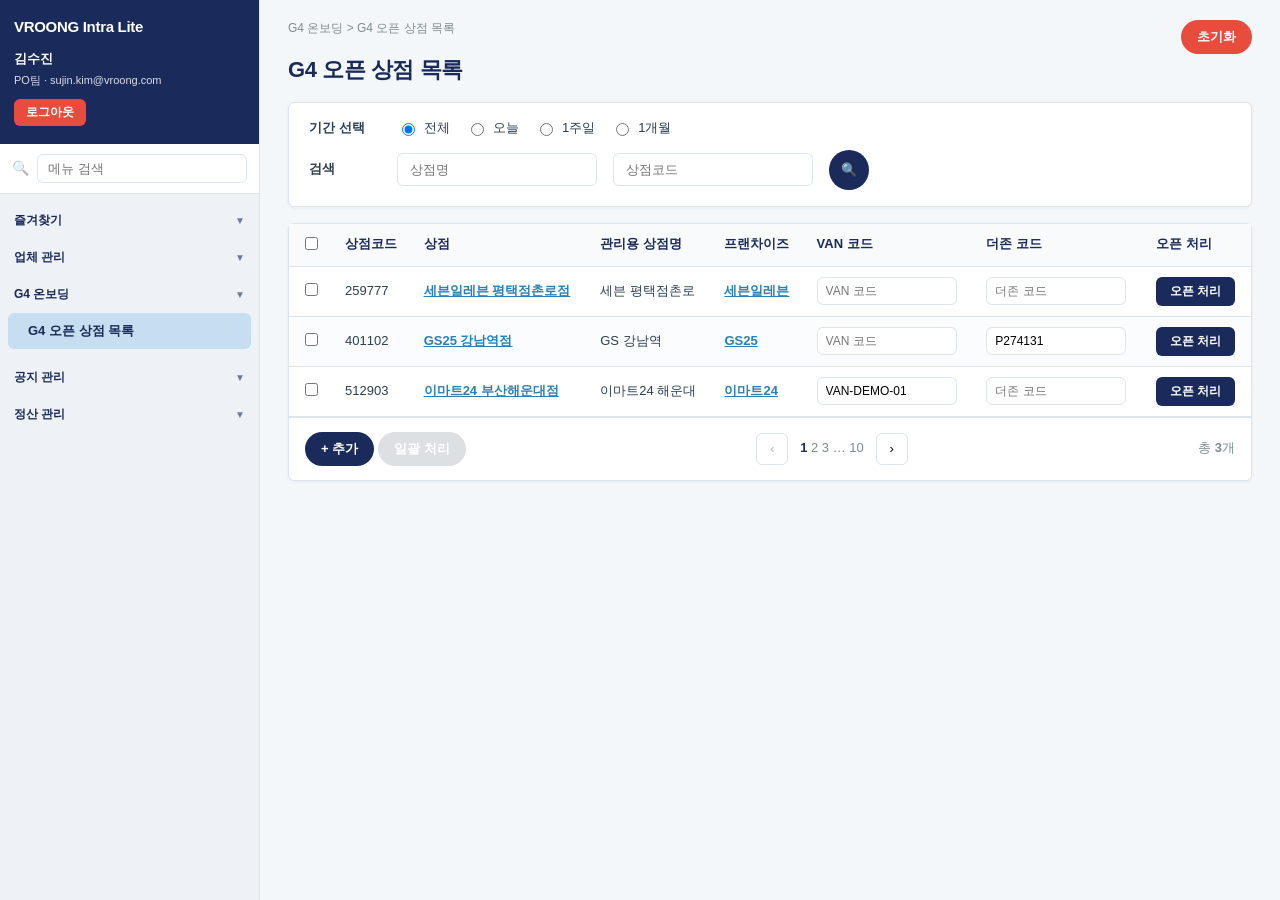
<file: index.html>
<!DOCTYPE html>
<html lang="ko">
<head>
  <meta charset="UTF-8" />
  <meta name="viewport" content="width=device-width, initial-scale=1.0" />
  <title>VROONG Intra Lite — 목업</title>
  <link rel="stylesheet" href="styles.css" />
</head>
<body>
  <div class="app">
    <aside class="sidebar">
      <div class="sidebar__brand">
        <div class="sidebar__logo">VROONG Intra Lite</div>
        <div class="sidebar__user">
          <div class="sidebar__user-name">김수진</div>
          <div class="sidebar__user-meta">PO팀 · sujin.kim@vroong.com</div>
          <button type="button" class="btn btn--danger btn--sm">로그아웃</button>
        </div>
      </div>
      <div class="sidebar__search">
        <span class="sidebar__search-icon" aria-hidden="true">🔍</span>
        <input type="search" placeholder="메뉴 검색" class="sidebar__search-input" />
      </div>
      <nav class="nav">
        <div class="nav__group">
          <button type="button" class="nav__group-title" data-toggle="fav">즐겨찾기 <span class="chev">▼</span></button>
          <ul class="nav__list" id="nav-fav">
            <li><a href="#" class="nav__link">계약 관리</a></li>
          </ul>
        </div>
        <div class="nav__group">
          <button type="button" class="nav__group-title" data-toggle="company">업체 관리 <span class="chev">▼</span></button>
          <ul class="nav__list" id="nav-company">
            <li><a href="#/store-management" class="nav__link" data-nav="store-mgmt">상점 관리</a></li>
            <li><a href="#" class="nav__link">대량 상점 관리</a></li>
            <li><a href="#" class="nav__link">상점 문의 대리 접수</a></li>
          </ul>
        </div>
        <div class="nav__group nav__group--open">
          <button type="button" class="nav__group-title nav__group-title--active" data-toggle="g4">G4 온보딩 <span class="chev">▼</span></button>
          <ul class="nav__list" id="nav-g4">
            <li><a href="#/g4-open-stores" class="nav__link nav__link--active" data-nav="g4-list">G4 오픈 상점 목록</a></li>
          </ul>
        </div>
        <div class="nav__group">
          <button type="button" class="nav__group-title" data-toggle="notice">공지 관리 <span class="chev">▼</span></button>
          <ul class="nav__list" id="nav-notice">
            <li><a href="#" class="nav__link">상점 공지 관리</a></li>
          </ul>
        </div>
        <div class="nav__group">
          <button type="button" class="nav__group-title" data-toggle="settle">정산 관리 <span class="chev">▼</span></button>
          <ul class="nav__list" id="nav-settle">
            <li><a href="#" class="nav__link">상점별 회비 조회</a></li>
          </ul>
        </div>
      </nav>
    </aside>

    <main class="main">
      <!-- G4 오픈 상점 목록 -->
      <section id="view-g4-open-stores" class="view view--hidden">
        <header class="page-head">
          <div class="page-head__top">
            <div class="breadcrumbs">G4 온보딩 &gt; G4 오픈 상점 목록</div>
            <button type="button" class="btn btn--danger btn--pill">초기화</button>
          </div>
          <h1 class="page-title">G4 오픈 상점 목록</h1>
        </header>

        <div class="card card--filters">
          <div class="filter-row">
            <span class="filter-label">기간 선택</span>
            <label class="radio"><input type="radio" name="period" checked /> 전체</label>
            <label class="radio"><input type="radio" name="period" /> 오늘</label>
            <label class="radio"><input type="radio" name="period" /> 1주일</label>
            <label class="radio"><input type="radio" name="period" /> 1개월</label>
          </div>
          <div class="filter-row">
            <span class="filter-label">검색</span>
            <input type="text" class="input input--md" placeholder="상점명" />
            <input type="text" class="input input--md" placeholder="상점코드" />
            <button type="button" class="btn btn--primary btn--icon" title="검색">🔍</button>
          </div>
        </div>

        <div class="card card--table">
          <div class="table-wrap">
            <table class="data-table">
              <thead>
                <tr>
                  <th class="th-check"><input type="checkbox" aria-label="전체 선택" /></th>
                  <th>상점코드</th>
                  <th>상점</th>
                  <th>관리용 상점명</th>
                  <th>프랜차이즈</th>
                  <th>VAN 코드</th>
                  <th>더존 코드</th>
                  <th>오픈 처리</th>
                </tr>
              </thead>
              <tbody id="g4-store-tbody"></tbody>
            </table>
          </div>
          <footer class="table-foot">
            <div class="table-foot__left">
              <button type="button" class="btn btn--primary btn--pill">+ 추가</button>
              <button type="button" class="btn btn--muted btn--pill" disabled>일괄 처리</button>
            </div>
            <div class="table-foot__center pagination">
              <button type="button" class="pagination__btn" disabled>‹</button>
              <span class="pagination__nums"><strong>1</strong> 2 3 … 10</span>
              <button type="button" class="pagination__btn">›</button>
            </div>
            <div class="table-foot__right muted">총 <strong id="g4-total">3</strong>개</div>
          </footer>
        </div>
      </section>

      <!-- 상점 조회 (상세) -->
      <section id="view-store-detail" class="view view--hidden">
        <header class="page-head page-head--detail">
          <div class="page-head__top">
            <div class="breadcrumbs" id="detail-breadcrumb">G4 온보딩 &gt; G4 오픈 상점 목록 &gt; 상점 조회</div>
            <div class="page-head__meta muted">
              <span>등록 2025-11-02 14:22</span>
              <span>최종 수정 2026-04-01 09:15</span>
            </div>
          </div>
          <h1 class="page-title" id="detail-title">상점 조회</h1>
        </header>

        <div class="detail-layout">
          <nav class="v-tabs" aria-label="상점 정보 섹션">
            <button type="button" class="v-tabs__item v-tabs__item--active">기본 정보 <span class="v-tabs__arrow">›</span></button>
            <button type="button" class="v-tabs__item" disabled>정산 정보</button>
            <button type="button" class="v-tabs__item" disabled>요금 정보</button>
            <button type="button" class="v-tabs__item" disabled>판매 권역 정보</button>
            <button type="button" class="v-tabs__item" disabled>할증 정보</button>
            <button type="button" class="v-tabs__item" disabled>프렌즈 할증 정보</button>
          </nav>
          <div class="detail-pane">
            <div class="form-section">
              <h2 class="form-section__title">상점 정보</h2>
              <div class="form-grid">
                <label class="field">
                  <span class="field__label"><span class="req">●</span> 상점명</span>
                  <input type="text" class="input" id="f-store-name" />
                  <span class="field__hint">고객에게 노출되는 상점명입니다.</span>
                </label>
                <label class="field">
                  <span class="field__label"><span class="req">●</span> 관리용 상점명</span>
                  <input type="text" class="input" id="f-mgmt-name" />
                </label>
                <label class="field">
                  <span class="field__label"><span class="req">●</span> 상점 전화번호</span>
                  <input type="text" class="input" id="f-phone" placeholder="02-0000-0000" />
                </label>
                <label class="field">
                  <span class="field__label">더존코드</span>
                  <input type="text" class="input" id="f-douzone" placeholder="예: P274131" />
                </label>
                <label class="field">
                  <span class="field__label">VAN 코드</span>
                  <input type="text" class="input" id="f-van" placeholder="VAN 연동 코드" />
                </label>
                <label class="field">
                  <span class="field__label">카드 수수료율(%)</span>
                  <input type="text" class="input" id="f-fee" value="2.5" />
                </label>
              </div>
            </div>
            <div class="form-section">
              <h2 class="form-section__title">상점 운영상태</h2>
              <div class="form-grid form-grid--2">
                <label class="field">
                  <span class="field__label">개점일</span>
                  <input type="date" class="input" id="f-open-date" />
                </label>
                <label class="field">
                  <span class="field__label">폐점일</span>
                  <input type="date" class="input" id="f-close-date" />
                </label>
              </div>
            </div>
            <div class="form-actions">
              <button type="button" class="btn btn--primary">상점 기본 정보 저장</button>
            </div>
            <div class="detail-foot">
              <button type="button" class="btn btn--ghost">운영상태 변경(휴점)</button>
              <button type="button" class="btn btn--ghost">유사 상점 등록</button>
              <button type="button" class="btn btn--ghost" id="btn-back-list">목록으로</button>
            </div>
          </div>
        </div>
      </section>

      <!-- 참고: 상점 관리 (기존 톤) -->
      <section id="view-store-management" class="view view--hidden">
        <header class="page-head">
          <div class="page-head__top">
            <div class="breadcrumbs">업체 관리 &gt; 상점 관리</div>
            <button type="button" class="btn btn--danger btn--pill">초기화</button>
          </div>
          <h1 class="page-title">상점 관리</h1>
          <div class="tabs">
            <button type="button" class="tabs__item tabs__item--active">상점 목록</button>
            <button type="button" class="tabs__item">수정 예약 목록</button>
          </div>
        </header>
        <div class="card card--filters muted" style="padding: 2rem; text-align: center;">
          참고용 목업입니다. 실제 필터는 생략했습니다.
        </div>
        <div class="card card--table">
          <p class="muted" style="padding: 1rem 1.25rem; margin: 0;">좌측에서 <strong>G4 오픈 상점 목록</strong>을 선택하면 신규 플로우를 확인할 수 있습니다.</p>
        </div>
      </section>
    </main>
  </div>
  <div id="toast" class="toast toast--hidden" role="status"></div>
  <script src="app.js"></script>
</body>
</html>
</file>
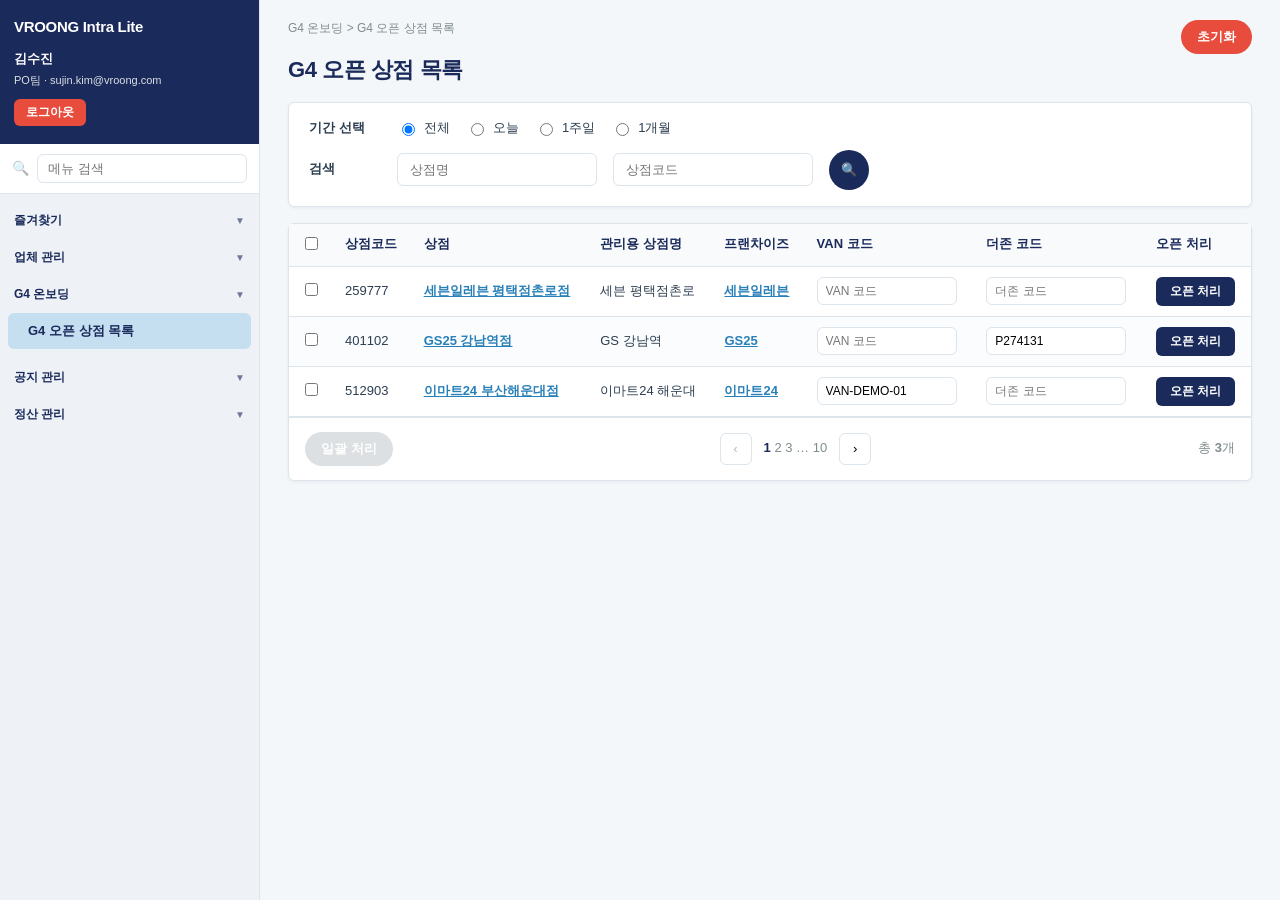
<file: docs/index.html>
<!DOCTYPE html>
<html lang="ko">
<head>
  <meta charset="UTF-8" />
  <meta name="viewport" content="width=device-width, initial-scale=1.0" />
  <title>VROONG Intra Lite — 목업</title>
  <link rel="stylesheet" href="styles.css" />
</head>
<body>
  <div class="app">
    <aside class="sidebar">
      <div class="sidebar__brand">
        <div class="sidebar__logo">VROONG Intra Lite</div>
        <div class="sidebar__user">
          <div class="sidebar__user-name">김수진</div>
          <div class="sidebar__user-meta">PO팀 · sujin.kim@vroong.com</div>
          <button type="button" class="btn btn--danger btn--sm">로그아웃</button>
        </div>
      </div>
      <div class="sidebar__search">
        <span class="sidebar__search-icon" aria-hidden="true">🔍</span>
        <input type="search" placeholder="메뉴 검색" class="sidebar__search-input" />
      </div>
      <nav class="nav">
        <div class="nav__group">
          <button type="button" class="nav__group-title" data-toggle="fav">즐겨찾기 <span class="chev">▼</span></button>
          <ul class="nav__list" id="nav-fav">
            <li><a href="#" class="nav__link">계약 관리</a></li>
          </ul>
        </div>
        <div class="nav__group">
          <button type="button" class="nav__group-title" data-toggle="company">업체 관리 <span class="chev">▼</span></button>
          <ul class="nav__list" id="nav-company">
            <li><a href="#/store-management" class="nav__link" data-nav="store-mgmt">상점 관리</a></li>
            <li><a href="#" class="nav__link">대량 상점 관리</a></li>
            <li><a href="#" class="nav__link">상점 문의 대리 접수</a></li>
          </ul>
        </div>
        <div class="nav__group nav__group--open">
          <button type="button" class="nav__group-title nav__group-title--active" data-toggle="g4">G4 온보딩 <span class="chev">▼</span></button>
          <ul class="nav__list" id="nav-g4">
            <li><a href="#/g4-open-stores" class="nav__link nav__link--active" data-nav="g4-list">G4 오픈 상점 목록</a></li>
          </ul>
        </div>
        <div class="nav__group">
          <button type="button" class="nav__group-title" data-toggle="notice">공지 관리 <span class="chev">▼</span></button>
          <ul class="nav__list" id="nav-notice">
            <li><a href="#" class="nav__link">상점 공지 관리</a></li>
          </ul>
        </div>
        <div class="nav__group">
          <button type="button" class="nav__group-title" data-toggle="settle">정산 관리 <span class="chev">▼</span></button>
          <ul class="nav__list" id="nav-settle">
            <li><a href="#" class="nav__link">상점별 회비 조회</a></li>
          </ul>
        </div>
      </nav>
    </aside>

    <main class="main">
      <!-- G4 오픈 상점 목록 -->
      <section id="view-g4-open-stores" class="view view--hidden">
        <header class="page-head">
          <div class="page-head__top">
            <div class="breadcrumbs">G4 온보딩 &gt; G4 오픈 상점 목록</div>
            <button type="button" class="btn btn--danger btn--pill">초기화</button>
          </div>
          <h1 class="page-title">G4 오픈 상점 목록</h1>
        </header>

        <div class="card card--filters">
          <div class="filter-row">
            <span class="filter-label">기간 선택</span>
            <label class="radio"><input type="radio" name="period" checked /> 전체</label>
            <label class="radio"><input type="radio" name="period" /> 오늘</label>
            <label class="radio"><input type="radio" name="period" /> 1주일</label>
            <label class="radio"><input type="radio" name="period" /> 1개월</label>
          </div>
          <div class="filter-row">
            <span class="filter-label">검색</span>
            <input type="text" class="input input--md" placeholder="상점명" />
            <input type="text" class="input input--md" placeholder="상점코드" />
            <button type="button" class="btn btn--primary btn--icon" title="검색">🔍</button>
          </div>
        </div>

        <div class="card card--table">
          <div class="table-wrap">
            <table class="data-table">
              <thead>
                <tr>
                  <th class="th-check"><input type="checkbox" aria-label="전체 선택" /></th>
                  <th>상점코드</th>
                  <th>상점</th>
                  <th>관리용 상점명</th>
                  <th>프랜차이즈</th>
                  <th>VAN 코드</th>
                  <th>더존 코드</th>
                  <th>오픈 처리</th>
                </tr>
              </thead>
              <tbody id="g4-store-tbody"></tbody>
            </table>
          </div>
          <footer class="table-foot">
            <div class="table-foot__left">
              <button type="button" class="btn btn--muted btn--pill" disabled>일괄 처리</button>
            </div>
            <div class="table-foot__center pagination">
              <button type="button" class="pagination__btn" disabled>‹</button>
              <span class="pagination__nums"><strong>1</strong> 2 3 … 10</span>
              <button type="button" class="pagination__btn">›</button>
            </div>
            <div class="table-foot__right muted">총 <strong id="g4-total">3</strong>개</div>
          </footer>
        </div>
      </section>

      <!-- 상점 조회 (상세) -->
      <section id="view-store-detail" class="view view--hidden">
        <header class="page-head page-head--detail">
          <div class="page-head__top">
            <div class="breadcrumbs" id="detail-breadcrumb">G4 온보딩 &gt; G4 오픈 상점 목록 &gt; 상점 조회</div>
            <div class="page-head__meta muted">
              <span>등록 2025-11-02 14:22</span>
              <span>최종 수정 2026-04-01 09:15</span>
            </div>
          </div>
          <h1 class="page-title" id="detail-title">상점 조회</h1>
        </header>

        <div class="detail-layout">
          <nav class="v-tabs" aria-label="상점 정보 섹션">
            <button type="button" class="v-tabs__item v-tabs__item--active">기본 정보 <span class="v-tabs__arrow">›</span></button>
            <button type="button" class="v-tabs__item" disabled>정산 정보</button>
            <button type="button" class="v-tabs__item" disabled>요금 정보</button>
            <button type="button" class="v-tabs__item" disabled>판매 권역 정보</button>
            <button type="button" class="v-tabs__item" disabled>할증 정보</button>
            <button type="button" class="v-tabs__item" disabled>프렌즈 할증 정보</button>
          </nav>
          <div class="detail-pane">
            <div class="form-section">
              <h2 class="form-section__title">상점 정보</h2>
              <div class="form-grid">
                <label class="field">
                  <span class="field__label"><span class="req">●</span> 상점명</span>
                  <input type="text" class="input" id="f-store-name" />
                  <span class="field__hint">고객에게 노출되는 상점명입니다.</span>
                </label>
                <label class="field">
                  <span class="field__label"><span class="req">●</span> 관리용 상점명</span>
                  <input type="text" class="input" id="f-mgmt-name" />
                </label>
                <label class="field">
                  <span class="field__label"><span class="req">●</span> 상점 전화번호</span>
                  <input type="text" class="input" id="f-phone" placeholder="02-0000-0000" />
                </label>
                <label class="field">
                  <span class="field__label">더존코드</span>
                  <input type="text" class="input" id="f-douzone" placeholder="예: P274131" />
                </label>
                <label class="field">
                  <span class="field__label">VAN 코드</span>
                  <input type="text" class="input" id="f-van" placeholder="VAN 연동 코드" />
                </label>
                <label class="field">
                  <span class="field__label">카드 수수료율(%)</span>
                  <input type="text" class="input" id="f-fee" value="2.5" />
                </label>
              </div>
            </div>
            <div class="form-section">
              <h2 class="form-section__title">상점 운영상태</h2>
              <div class="form-grid form-grid--2">
                <label class="field">
                  <span class="field__label">개점일</span>
                  <input type="date" class="input" id="f-open-date" />
                </label>
                <label class="field">
                  <span class="field__label">폐점일</span>
                  <input type="date" class="input" id="f-close-date" />
                </label>
              </div>
            </div>
            <div class="form-actions">
              <button type="button" class="btn btn--primary">상점 기본 정보 저장</button>
            </div>
            <div class="detail-foot">
              <button type="button" class="btn btn--ghost">운영상태 변경(휴점)</button>
              <button type="button" class="btn btn--ghost">유사 상점 등록</button>
              <button type="button" class="btn btn--ghost" id="btn-back-list">목록으로</button>
            </div>
          </div>
        </div>
      </section>

      <!-- 참고: 상점 관리 (기존 톤) -->
      <section id="view-store-management" class="view view--hidden">
        <header class="page-head">
          <div class="page-head__top">
            <div class="breadcrumbs">업체 관리 &gt; 상점 관리</div>
            <button type="button" class="btn btn--danger btn--pill">초기화</button>
          </div>
          <h1 class="page-title">상점 관리</h1>
          <div class="tabs">
            <button type="button" class="tabs__item tabs__item--active">상점 목록</button>
            <button type="button" class="tabs__item">수정 예약 목록</button>
          </div>
        </header>
        <div class="card card--filters muted" style="padding: 2rem; text-align: center;">
          참고용 목업입니다. 실제 필터는 생략했습니다.
        </div>
        <div class="card card--table">
          <p class="muted" style="padding: 1rem 1.25rem; margin: 0;">좌측에서 <strong>G4 오픈 상점 목록</strong>을 선택하면 신규 플로우를 확인할 수 있습니다.</p>
        </div>
      </section>
    </main>
  </div>
  <div id="toast" class="toast toast--hidden" role="status"></div>

  <div id="open-complete-modal" class="modal modal--hidden" role="dialog" aria-modal="true" aria-labelledby="open-complete-title">
    <div class="modal__backdrop" data-close-modal tabindex="-1"></div>
    <div class="modal__panel">
      <h2 id="open-complete-title" class="modal__title">오픈 완료</h2>
      <p class="modal__body" id="open-complete-message"></p>
      <p class="modal__sub muted">상점이 정상적으로 오픈되었습니다. 고객 화면에도 반영됩니다. (목업)</p>
      <div class="modal__actions">
        <button type="button" class="btn btn--primary" id="open-complete-ok">확인</button>
      </div>
    </div>
  </div>

  <script src="app.js"></script>
</body>
</html>
</file>
<file: styles.css>
/* VROONG Intra Lite 스타일 목업 — 캡처 톤 정렬 */
:root {
  --navy: #1a2a5a;
  --navy-light: #243a7a;
  --bg-page: #f4f7f9;
  --bg-sidebar: #eef2f6;
  --white: #fff;
  --text: #2c3e50;
  --text-muted: #7f8c8d;
  --border: #dce4ec;
  --link: #2980b9;
  --link-hover: #1f6dad;
  --danger: #e74c3c;
  --danger-hover: #c0392b;
  --active-tab: #3498db;
  --row-alt: #fafcfd;
  --radius: 6px;
  --shadow-card: 0 1px 3px rgba(26, 42, 90, 0.06);
  font-family: "Apple SD Gothic Neo", "Malgun Gothic", "Segoe UI", sans-serif;
}

*,
*::before,
*::after {
  box-sizing: border-box;
}

body {
  margin: 0;
  background: var(--bg-page);
  color: var(--text);
  font-size: 14px;
  line-height: 1.45;
}

.app {
  display: flex;
  min-height: 100vh;
}

/* Sidebar */
.sidebar {
  width: 260px;
  flex-shrink: 0;
  background: var(--bg-sidebar);
  border-right: 1px solid var(--border);
  display: flex;
  flex-direction: column;
}

.sidebar__brand {
  background: var(--navy);
  color: var(--white);
  padding: 16px 14px 18px;
}

.sidebar__logo {
  font-weight: 700;
  font-size: 15px;
  letter-spacing: -0.02em;
  margin-bottom: 12px;
}

.sidebar__user-name {
  font-weight: 600;
  font-size: 13px;
}

.sidebar__user-meta {
  font-size: 11px;
  opacity: 0.85;
  margin: 4px 0 10px;
}

.sidebar__search {
  display: flex;
  align-items: center;
  gap: 8px;
  padding: 10px 12px;
  background: var(--white);
  border-bottom: 1px solid var(--border);
}

.sidebar__search-icon {
  opacity: 0.45;
  font-size: 14px;
}

.sidebar__search-input {
  flex: 1;
  border: 1px solid var(--border);
  border-radius: var(--radius);
  padding: 6px 10px;
  font-size: 13px;
}

.nav {
  flex: 1;
  overflow-y: auto;
  padding: 8px 0 24px;
}

.nav__group-title {
  width: 100%;
  text-align: left;
  border: none;
  background: transparent;
  padding: 10px 14px;
  font-size: 12px;
  font-weight: 700;
  color: var(--navy);
  cursor: pointer;
  display: flex;
  justify-content: space-between;
  align-items: center;
}

.nav__group-title:hover {
  background: rgba(26, 42, 90, 0.06);
}

.nav__group-title .chev {
  font-size: 10px;
  opacity: 0.6;
}

.nav__group--open .nav__group-title .chev {
  transform: rotate(0deg);
}

.nav__list {
  list-style: none;
  margin: 0;
  padding: 0 8px 8px;
  display: none;
}

.nav__group--open .nav__list {
  display: block;
}

.nav__link {
  display: block;
  padding: 9px 12px 9px 20px;
  color: var(--text);
  text-decoration: none;
  font-size: 13px;
  border-radius: var(--radius);
  margin-bottom: 2px;
}

.nav__link:hover {
  background: rgba(52, 152, 219, 0.12);
  color: var(--link);
}

.nav__link--active {
  background: rgba(52, 152, 219, 0.22);
  color: var(--navy);
  font-weight: 600;
}

/* Main */
.main {
  flex: 1;
  padding: 20px 28px 40px;
  min-width: 0;
}

.view--hidden {
  display: none !important;
}

.page-head__top {
  display: flex;
  justify-content: space-between;
  align-items: flex-start;
  gap: 16px;
}

.breadcrumbs {
  font-size: 12px;
  color: var(--text-muted);
  margin-bottom: 6px;
}

.page-title {
  margin: 0 0 16px;
  font-size: 22px;
  font-weight: 700;
  color: var(--navy);
  letter-spacing: -0.02em;
}

.page-head--detail .page-head__top {
  align-items: center;
}

.page-head__meta {
  font-size: 11px;
  text-align: right;
}

.page-head__meta span {
  display: block;
}

.tabs {
  display: flex;
  gap: 4px;
  border-bottom: 1px solid var(--border);
  margin-bottom: 0;
}

.tabs__item {
  border: none;
  background: none;
  padding: 10px 16px;
  font-size: 14px;
  color: var(--text-muted);
  cursor: pointer;
  border-bottom: 3px solid transparent;
  margin-bottom: -1px;
}

.tabs__item--active {
  color: var(--active-tab);
  font-weight: 600;
  border-bottom-color: var(--active-tab);
}

.card {
  background: var(--white);
  border: 1px solid var(--border);
  border-radius: var(--radius);
  box-shadow: var(--shadow-card);
  margin-bottom: 16px;
}

.card--filters {
  padding: 16px 20px;
}

.filter-row {
  display: flex;
  flex-wrap: wrap;
  align-items: center;
  gap: 12px 16px;
  margin-bottom: 12px;
}

.filter-row:last-child {
  margin-bottom: 0;
}

.filter-label {
  font-weight: 600;
  font-size: 13px;
  min-width: 72px;
  color: var(--text);
}

.radio {
  font-size: 13px;
  display: inline-flex;
  align-items: center;
  gap: 6px;
  cursor: pointer;
}

.input {
  border: 1px solid var(--border);
  border-radius: var(--radius);
  padding: 8px 12px;
  font-size: 13px;
  width: 100%;
  max-width: 280px;
}

.input--md {
  max-width: 200px;
}

/* Buttons */
.btn {
  border: none;
  border-radius: var(--radius);
  padding: 8px 16px;
  font-size: 13px;
  font-weight: 600;
  cursor: pointer;
  font-family: inherit;
}

.btn--sm {
  padding: 5px 12px;
  font-size: 12px;
}

.btn--pill {
  border-radius: 20px;
}

.btn--primary {
  background: var(--navy);
  color: var(--white);
}

.btn--primary:hover {
  background: var(--navy-light);
}

.btn--danger {
  background: var(--danger);
  color: var(--white);
}

.btn--danger:hover {
  background: var(--danger-hover);
}

.btn--muted {
  background: #bdc3c7;
  color: var(--white);
}

.btn--ghost {
  background: #ecf0f1;
  color: var(--text);
  border: 1px solid var(--border);
}

.btn--ghost:hover {
  background: #dfe6e9;
}

.btn--icon {
  width: 40px;
  height: 40px;
  padding: 0;
  border-radius: 50%;
  display: inline-flex;
  align-items: center;
  justify-content: center;
}

.btn--link {
  background: none;
  border: none;
  color: var(--link);
  font-weight: 600;
  padding: 0;
  cursor: pointer;
  text-decoration: underline;
  font-size: inherit;
  font-family: inherit;
}

.btn--link:hover {
  color: var(--link-hover);
}

.btn--open {
  background: var(--navy);
  color: var(--white);
  padding: 6px 14px;
  font-size: 12px;
  white-space: nowrap;
}

.btn--open:hover {
  background: var(--navy-light);
}

.btn:disabled {
  opacity: 0.5;
  cursor: not-allowed;
}

/* Table */
.table-wrap {
  overflow-x: auto;
}

.data-table {
  width: 100%;
  border-collapse: collapse;
  font-size: 13px;
}

.data-table th,
.data-table td {
  padding: 10px 12px;
  text-align: left;
  border-bottom: 1px solid var(--border);
}

.data-table thead th {
  background: #f8fafb;
  font-weight: 600;
  color: var(--navy);
  white-space: nowrap;
}

.data-table tbody tr:nth-child(even) {
  background: var(--row-alt);
}

.th-check {
  width: 44px;
  text-align: center;
}

.data-table .cell-input {
  min-width: 120px;
}

.data-table .input--cell {
  max-width: 140px;
  padding: 6px 8px;
  font-size: 12px;
}

.table-foot {
  display: flex;
  align-items: center;
  justify-content: space-between;
  flex-wrap: wrap;
  gap: 12px;
  padding: 14px 16px;
  border-top: 1px solid var(--border);
}

.table-foot__center {
  flex: 1;
  justify-content: center;
  display: flex;
}

.pagination {
  align-items: center;
  gap: 12px;
}

.pagination__btn {
  border: 1px solid var(--border);
  background: var(--white);
  width: 32px;
  height: 32px;
  border-radius: var(--radius);
  cursor: pointer;
}

.pagination__nums {
  font-size: 13px;
  color: var(--text-muted);
}

.pagination__nums strong {
  color: var(--navy);
}

.muted {
  color: var(--text-muted);
  font-size: 13px;
}

/* Detail layout */
.detail-layout {
  display: flex;
  gap: 0;
  align-items: flex-start;
  background: var(--white);
  border: 1px solid var(--border);
  border-radius: var(--radius);
  box-shadow: var(--shadow-card);
  min-height: 520px;
}

.v-tabs {
  width: 200px;
  flex-shrink: 0;
  border-right: 1px solid var(--border);
  padding: 12px 0;
  background: #f8fafb;
}

.v-tabs__item {
  width: 100%;
  text-align: left;
  border: none;
  background: transparent;
  padding: 12px 14px;
  font-size: 13px;
  color: var(--text);
  cursor: pointer;
  display: flex;
  justify-content: space-between;
  align-items: center;
  font-family: inherit;
}

.v-tabs__item:disabled {
  opacity: 0.45;
  cursor: default;
}

.v-tabs__item--active {
  background: var(--navy);
  color: var(--white);
  font-weight: 600;
}

.v-tabs__arrow {
  font-size: 16px;
  opacity: 0.9;
}

.detail-pane {
  flex: 1;
  padding: 24px 28px 20px;
  min-width: 0;
}

.form-section {
  margin-bottom: 24px;
  padding-bottom: 20px;
  border-bottom: 1px solid var(--border);
}

.form-section:last-of-type {
  border-bottom: none;
}

.form-section__title {
  margin: 0 0 16px;
  font-size: 15px;
  font-weight: 700;
  color: var(--navy);
}

.form-grid {
  display: grid;
  grid-template-columns: repeat(auto-fill, minmax(260px, 1fr));
  gap: 16px 24px;
}

.form-grid--2 {
  grid-template-columns: 1fr 1fr;
  max-width: 560px;
}

.field {
  display: flex;
  flex-direction: column;
  gap: 6px;
}

.field__label {
  font-size: 12px;
  font-weight: 700;
  color: var(--text);
}

.field .req {
  color: #e67e22;
  font-size: 8px;
  vertical-align: super;
  margin-right: 4px;
}

.field__hint {
  font-size: 11px;
  color: var(--text-muted);
}

.field .input {
  max-width: none;
}

.form-actions {
  display: flex;
  justify-content: flex-end;
  margin-top: 8px;
  margin-bottom: 20px;
}

.detail-foot {
  display: flex;
  flex-wrap: wrap;
  gap: 10px;
  padding-top: 16px;
  border-top: 1px solid var(--border);
}

/* Toast */
.toast {
  position: fixed;
  bottom: 24px;
  left: 50%;
  transform: translateX(-50%);
  background: var(--navy);
  color: var(--white);
  padding: 12px 20px;
  border-radius: var(--radius);
  font-size: 13px;
  box-shadow: 0 4px 20px rgba(0, 0, 0, 0.15);
  z-index: 1000;
  transition: opacity 0.25s, transform 0.25s;
}

.toast--hidden {
  opacity: 0;
  pointer-events: none;
  transform: translateX(-50%) translateY(12px);
}
</file>
<file: docs/styles.css>
/* VROONG Intra Lite 스타일 목업 — 캡처 톤 정렬 */
:root {
  --navy: #1a2a5a;
  --navy-light: #243a7a;
  --bg-page: #f4f7f9;
  --bg-sidebar: #eef2f6;
  --white: #fff;
  --text: #2c3e50;
  --text-muted: #7f8c8d;
  --border: #dce4ec;
  --link: #2980b9;
  --link-hover: #1f6dad;
  --danger: #e74c3c;
  --danger-hover: #c0392b;
  --active-tab: #3498db;
  --row-alt: #fafcfd;
  --radius: 6px;
  --shadow-card: 0 1px 3px rgba(26, 42, 90, 0.06);
  font-family: "Apple SD Gothic Neo", "Malgun Gothic", "Segoe UI", sans-serif;
}

*,
*::before,
*::after {
  box-sizing: border-box;
}

body {
  margin: 0;
  background: var(--bg-page);
  color: var(--text);
  font-size: 14px;
  line-height: 1.45;
}

.app {
  display: flex;
  min-height: 100vh;
}

/* Sidebar */
.sidebar {
  width: 260px;
  flex-shrink: 0;
  background: var(--bg-sidebar);
  border-right: 1px solid var(--border);
  display: flex;
  flex-direction: column;
}

.sidebar__brand {
  background: var(--navy);
  color: var(--white);
  padding: 16px 14px 18px;
}

.sidebar__logo {
  font-weight: 700;
  font-size: 15px;
  letter-spacing: -0.02em;
  margin-bottom: 12px;
}

.sidebar__user-name {
  font-weight: 600;
  font-size: 13px;
}

.sidebar__user-meta {
  font-size: 11px;
  opacity: 0.85;
  margin: 4px 0 10px;
}

.sidebar__search {
  display: flex;
  align-items: center;
  gap: 8px;
  padding: 10px 12px;
  background: var(--white);
  border-bottom: 1px solid var(--border);
}

.sidebar__search-icon {
  opacity: 0.45;
  font-size: 14px;
}

.sidebar__search-input {
  flex: 1;
  border: 1px solid var(--border);
  border-radius: var(--radius);
  padding: 6px 10px;
  font-size: 13px;
}

.nav {
  flex: 1;
  overflow-y: auto;
  padding: 8px 0 24px;
}

.nav__group-title {
  width: 100%;
  text-align: left;
  border: none;
  background: transparent;
  padding: 10px 14px;
  font-size: 12px;
  font-weight: 700;
  color: var(--navy);
  cursor: pointer;
  display: flex;
  justify-content: space-between;
  align-items: center;
}

.nav__group-title:hover {
  background: rgba(26, 42, 90, 0.06);
}

.nav__group-title .chev {
  font-size: 10px;
  opacity: 0.6;
}

.nav__group--open .nav__group-title .chev {
  transform: rotate(0deg);
}

.nav__list {
  list-style: none;
  margin: 0;
  padding: 0 8px 8px;
  display: none;
}

.nav__group--open .nav__list {
  display: block;
}

.nav__link {
  display: block;
  padding: 9px 12px 9px 20px;
  color: var(--text);
  text-decoration: none;
  font-size: 13px;
  border-radius: var(--radius);
  margin-bottom: 2px;
}

.nav__link:hover {
  background: rgba(52, 152, 219, 0.12);
  color: var(--link);
}

.nav__link--active {
  background: rgba(52, 152, 219, 0.22);
  color: var(--navy);
  font-weight: 600;
}

/* Main */
.main {
  flex: 1;
  padding: 20px 28px 40px;
  min-width: 0;
}

.view--hidden {
  display: none !important;
}

.page-head__top {
  display: flex;
  justify-content: space-between;
  align-items: flex-start;
  gap: 16px;
}

.breadcrumbs {
  font-size: 12px;
  color: var(--text-muted);
  margin-bottom: 6px;
}

.page-title {
  margin: 0 0 16px;
  font-size: 22px;
  font-weight: 700;
  color: var(--navy);
  letter-spacing: -0.02em;
}

.page-head--detail .page-head__top {
  align-items: center;
}

.page-head__meta {
  font-size: 11px;
  text-align: right;
}

.page-head__meta span {
  display: block;
}

.tabs {
  display: flex;
  gap: 4px;
  border-bottom: 1px solid var(--border);
  margin-bottom: 0;
}

.tabs__item {
  border: none;
  background: none;
  padding: 10px 16px;
  font-size: 14px;
  color: var(--text-muted);
  cursor: pointer;
  border-bottom: 3px solid transparent;
  margin-bottom: -1px;
}

.tabs__item--active {
  color: var(--active-tab);
  font-weight: 600;
  border-bottom-color: var(--active-tab);
}

.card {
  background: var(--white);
  border: 1px solid var(--border);
  border-radius: var(--radius);
  box-shadow: var(--shadow-card);
  margin-bottom: 16px;
}

.card--filters {
  padding: 16px 20px;
}

.filter-row {
  display: flex;
  flex-wrap: wrap;
  align-items: center;
  gap: 12px 16px;
  margin-bottom: 12px;
}

.filter-row:last-child {
  margin-bottom: 0;
}

.filter-label {
  font-weight: 600;
  font-size: 13px;
  min-width: 72px;
  color: var(--text);
}

.radio {
  font-size: 13px;
  display: inline-flex;
  align-items: center;
  gap: 6px;
  cursor: pointer;
}

.input {
  border: 1px solid var(--border);
  border-radius: var(--radius);
  padding: 8px 12px;
  font-size: 13px;
  width: 100%;
  max-width: 280px;
}

.input--md {
  max-width: 200px;
}

/* Buttons */
.btn {
  border: none;
  border-radius: var(--radius);
  padding: 8px 16px;
  font-size: 13px;
  font-weight: 600;
  cursor: pointer;
  font-family: inherit;
}

.btn--sm {
  padding: 5px 12px;
  font-size: 12px;
}

.btn--pill {
  border-radius: 20px;
}

.btn--primary {
  background: var(--navy);
  color: var(--white);
}

.btn--primary:hover {
  background: var(--navy-light);
}

.btn--danger {
  background: var(--danger);
  color: var(--white);
}

.btn--danger:hover {
  background: var(--danger-hover);
}

.btn--muted {
  background: #bdc3c7;
  color: var(--white);
}

.btn--ghost {
  background: #ecf0f1;
  color: var(--text);
  border: 1px solid var(--border);
}

.btn--ghost:hover {
  background: #dfe6e9;
}

.btn--icon {
  width: 40px;
  height: 40px;
  padding: 0;
  border-radius: 50%;
  display: inline-flex;
  align-items: center;
  justify-content: center;
}

.btn--link {
  background: none;
  border: none;
  color: var(--link);
  font-weight: 600;
  padding: 0;
  cursor: pointer;
  text-decoration: underline;
  font-size: inherit;
  font-family: inherit;
}

.btn--link:hover {
  color: var(--link-hover);
}

.btn--open {
  background: var(--navy);
  color: var(--white);
  padding: 6px 14px;
  font-size: 12px;
  white-space: nowrap;
}

.btn--open:hover {
  background: var(--navy-light);
}

.open-done {
  display: inline-flex;
  align-items: center;
  justify-content: center;
  min-width: 72px;
  padding: 6px 12px;
  font-size: 12px;
  font-weight: 600;
  color: #1e7a4c;
  background: #e8f6ef;
  border: 1px solid #b8e0cc;
  border-radius: var(--radius);
  white-space: nowrap;
}

.btn:disabled {
  opacity: 0.5;
  cursor: not-allowed;
}

/* Table */
.table-wrap {
  overflow-x: auto;
}

.data-table {
  width: 100%;
  border-collapse: collapse;
  font-size: 13px;
}

.data-table th,
.data-table td {
  padding: 10px 12px;
  text-align: left;
  border-bottom: 1px solid var(--border);
}

.data-table thead th {
  background: #f8fafb;
  font-weight: 600;
  color: var(--navy);
  white-space: nowrap;
}

.data-table tbody tr:nth-child(even) {
  background: var(--row-alt);
}

.th-check {
  width: 44px;
  text-align: center;
}

.data-table .cell-input {
  min-width: 120px;
}

.data-table .input--cell {
  max-width: 140px;
  padding: 6px 8px;
  font-size: 12px;
}

.table-foot {
  display: flex;
  align-items: center;
  justify-content: space-between;
  flex-wrap: wrap;
  gap: 12px;
  padding: 14px 16px;
  border-top: 1px solid var(--border);
}

.table-foot__center {
  flex: 1;
  justify-content: center;
  display: flex;
}

.pagination {
  align-items: center;
  gap: 12px;
}

.pagination__btn {
  border: 1px solid var(--border);
  background: var(--white);
  width: 32px;
  height: 32px;
  border-radius: var(--radius);
  cursor: pointer;
}

.pagination__nums {
  font-size: 13px;
  color: var(--text-muted);
}

.pagination__nums strong {
  color: var(--navy);
}

.muted {
  color: var(--text-muted);
  font-size: 13px;
}

/* Detail layout */
.detail-layout {
  display: flex;
  gap: 0;
  align-items: flex-start;
  background: var(--white);
  border: 1px solid var(--border);
  border-radius: var(--radius);
  box-shadow: var(--shadow-card);
  min-height: 520px;
}

.v-tabs {
  width: 200px;
  flex-shrink: 0;
  border-right: 1px solid var(--border);
  padding: 12px 0;
  background: #f8fafb;
}

.v-tabs__item {
  width: 100%;
  text-align: left;
  border: none;
  background: transparent;
  padding: 12px 14px;
  font-size: 13px;
  color: var(--text);
  cursor: pointer;
  display: flex;
  justify-content: space-between;
  align-items: center;
  font-family: inherit;
}

.v-tabs__item:disabled {
  opacity: 0.45;
  cursor: default;
}

.v-tabs__item--active {
  background: var(--navy);
  color: var(--white);
  font-weight: 600;
}

.v-tabs__arrow {
  font-size: 16px;
  opacity: 0.9;
}

.detail-pane {
  flex: 1;
  padding: 24px 28px 20px;
  min-width: 0;
}

.form-section {
  margin-bottom: 24px;
  padding-bottom: 20px;
  border-bottom: 1px solid var(--border);
}

.form-section:last-of-type {
  border-bottom: none;
}

.form-section__title {
  margin: 0 0 16px;
  font-size: 15px;
  font-weight: 700;
  color: var(--navy);
}

.form-grid {
  display: grid;
  grid-template-columns: repeat(auto-fill, minmax(260px, 1fr));
  gap: 16px 24px;
}

.form-grid--2 {
  grid-template-columns: 1fr 1fr;
  max-width: 560px;
}

.field {
  display: flex;
  flex-direction: column;
  gap: 6px;
}

.field__label {
  font-size: 12px;
  font-weight: 700;
  color: var(--text);
}

.field .req {
  color: #e67e22;
  font-size: 8px;
  vertical-align: super;
  margin-right: 4px;
}

.field__hint {
  font-size: 11px;
  color: var(--text-muted);
}

.field .input {
  max-width: none;
}

.form-actions {
  display: flex;
  justify-content: flex-end;
  margin-top: 8px;
  margin-bottom: 20px;
}

.detail-foot {
  display: flex;
  flex-wrap: wrap;
  gap: 10px;
  padding-top: 16px;
  border-top: 1px solid var(--border);
}

/* Toast */
.toast {
  position: fixed;
  bottom: 24px;
  left: 50%;
  transform: translateX(-50%);
  background: var(--navy);
  color: var(--white);
  padding: 12px 20px;
  border-radius: var(--radius);
  font-size: 13px;
  box-shadow: 0 4px 20px rgba(0, 0, 0, 0.15);
  z-index: 1000;
  transition: opacity 0.25s, transform 0.25s;
}

.toast--hidden {
  opacity: 0;
  pointer-events: none;
  transform: translateX(-50%) translateY(12px);
}

/* 오픈 완료 팝업 */
.modal {
  position: fixed;
  inset: 0;
  z-index: 1100;
  display: flex;
  align-items: center;
  justify-content: center;
  padding: 24px;
  transition: opacity 0.2s ease, visibility 0.2s ease;
}

.modal--hidden {
  opacity: 0;
  visibility: hidden;
  pointer-events: none;
}

.modal__backdrop {
  position: absolute;
  inset: 0;
  background: rgba(26, 42, 90, 0.45);
}

.modal__panel {
  position: relative;
  width: 100%;
  max-width: 400px;
  background: var(--white);
  border: 1px solid var(--border);
  border-radius: 8px;
  box-shadow: 0 12px 40px rgba(26, 42, 90, 0.18);
  padding: 24px 26px 20px;
}

.modal__title {
  margin: 0 0 12px;
  font-size: 18px;
  font-weight: 700;
  color: var(--navy);
}

.modal__body {
  margin: 0 0 10px;
  font-size: 14px;
  line-height: 1.55;
  color: var(--text);
}

.modal__sub {
  margin: 0 0 22px;
  font-size: 12px;
  line-height: 1.5;
}

.modal__actions {
  display: flex;
  justify-content: flex-end;
}
</file>
